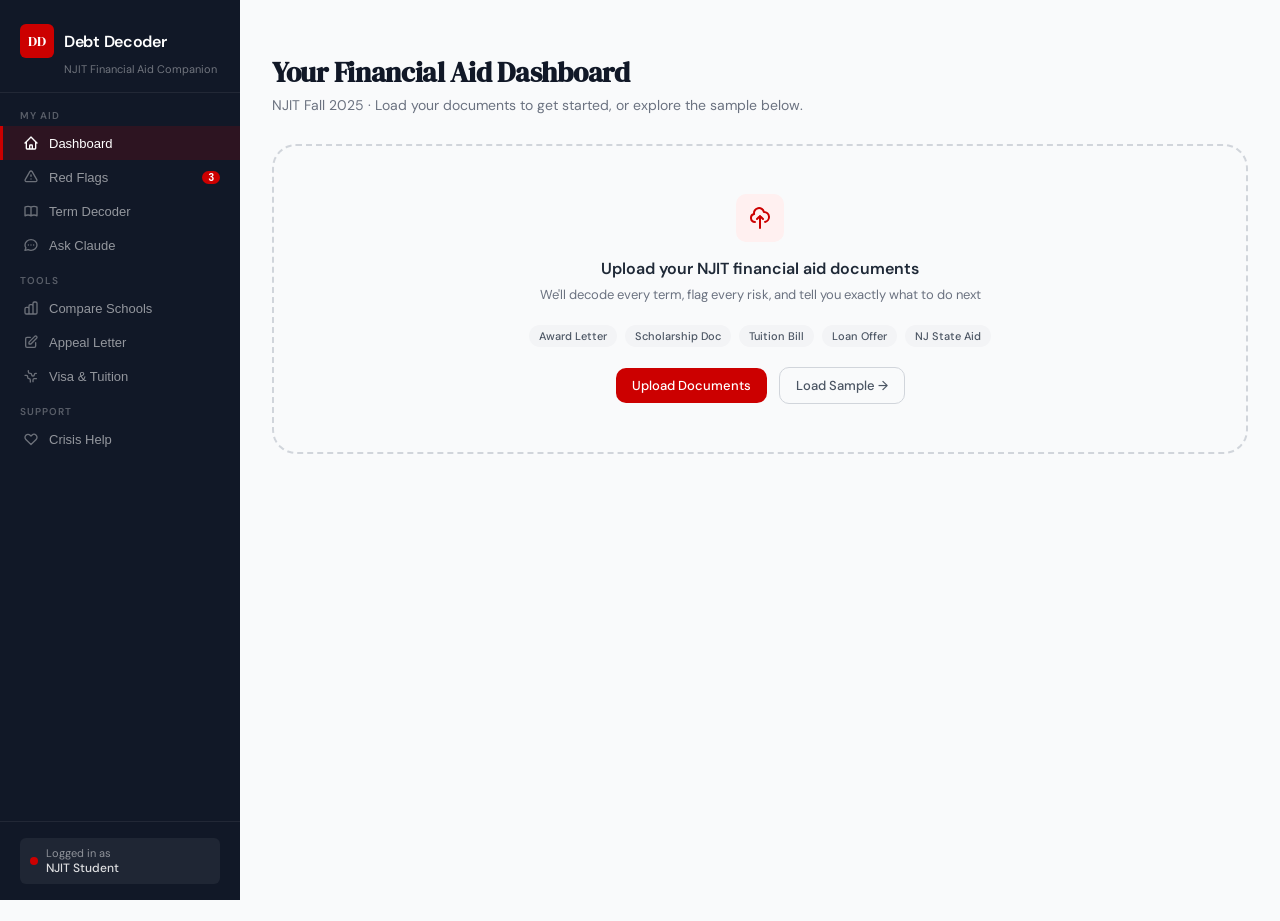
<file: index.html>
﻿ï»¿<!DOCTYPE html>
<html lang="en">
<head>
<meta charset="UTF-8">
<meta name="viewport" content="width=device-width, initial-scale=1.0">
<title>Debt Decoder — NJIT Financial Aid Companion</title>
<link href="https://fonts.googleapis.com/css2?family=DM+Serif+Display:ital@0;1&family=DM+Sans:opsz,wght@9..40,300;9..40,400;9..40,500;9..40,600&display=swap" rel="stylesheet">
<link rel="stylesheet" href="css/styles.css">
</head>
<body>

<div class="layout">

  <!-- SIDEBAR -->
  <aside class="sidebar">
    <div class="sidebar-logo">
      <div class="logo-mark">
        <div class="logo-icon">DD</div>
        <div class="logo-text">Debt Decoder</div>
      </div>
      <div class="logo-sub">NJIT Financial Aid Companion</div>
    </div>

    <div class="nav-section">
      <div class="nav-label">My Aid</div>
      <button class="nav-item active" onclick="showPage('dashboard', this)">
        <svg class="nav-icon" fill="none" stroke="currentColor" viewBox="0 0 24 24"><path stroke-linecap="round" stroke-linejoin="round" stroke-width="2" d="M3 12l2-2m0 0l7-7 7 7M5 10v10a1 1 0 001 1h3m10-11l2 2m-2-2v10a1 1 0 01-1 1h-3m-6 0a1 1 0 001-1v-4a1 1 0 011-1h2a1 1 0 011 1v4a1 1 0 001 1m-6 0h6"/></svg>
        Dashboard
      </button>
      <button class="nav-item" onclick="showPage('redflags', this)">
        <svg class="nav-icon" fill="none" stroke="currentColor" viewBox="0 0 24 24"><path stroke-linecap="round" stroke-linejoin="round" stroke-width="2" d="M12 9v2m0 4h.01m-6.938 4h13.856c1.54 0 2.502-1.667 1.732-3L13.732 4c-.77-1.333-2.694-1.333-3.464 0L3.34 16c-.77 1.333.192 3 1.732 3z"/></svg>
        Red Flags
        <span class="nav-badge">3</span>
      </button>
      <button class="nav-item" onclick="showPage('terms', this)">
        <svg class="nav-icon" fill="none" stroke="currentColor" viewBox="0 0 24 24"><path stroke-linecap="round" stroke-linejoin="round" stroke-width="2" d="M12 6.253v13m0-13C10.832 5.477 9.246 5 7.5 5S4.168 5.477 3 6.253v13C4.168 18.477 5.754 18 7.5 18s3.332.477 4.5 1.253m0-13C13.168 5.477 14.754 5 16.5 5c1.747 0 3.332.477 4.5 1.253v13C19.832 18.477 18.247 18 16.5 18c-1.746 0-3.332.477-4.5 1.253"/></svg>
        Term Decoder
      </button>
      <button class="nav-item" onclick="showPage('chat', this)">
        <svg class="nav-icon" fill="none" stroke="currentColor" viewBox="0 0 24 24"><path stroke-linecap="round" stroke-linejoin="round" stroke-width="2" d="M8 12h.01M12 12h.01M16 12h.01M21 12c0 4.418-4.03 8-9 8a9.863 9.863 0 01-4.255-.949L3 20l1.395-3.72C3.512 15.042 3 13.574 3 12c0-4.418 4.03-8 9-8s9 3.582 9 8z"/></svg>
        Ask Claude
      </button>

      <div class="nav-label">Tools</div>
      <button class="nav-item" onclick="showPage('compare', this)">
        <svg class="nav-icon" fill="none" stroke="currentColor" viewBox="0 0 24 24"><path stroke-linecap="round" stroke-linejoin="round" stroke-width="2" d="M9 19v-6a2 2 0 00-2-2H5a2 2 0 00-2 2v6a2 2 0 002 2h2a2 2 0 002-2zm0 0V9a2 2 0 012-2h2a2 2 0 012 2v10m-6 0a2 2 0 002 2h2a2 2 0 002-2m0 0V5a2 2 0 012-2h2a2 2 0 012 2v14a2 2 0 01-2 2h-2a2 2 0 01-2-2z"/></svg>
        Compare Schools
      </button>
      <button class="nav-item" onclick="showPage('appeal', this)">
        <svg class="nav-icon" fill="none" stroke="currentColor" viewBox="0 0 24 24"><path stroke-linecap="round" stroke-linejoin="round" stroke-width="2" d="M11 5H6a2 2 0 00-2 2v11a2 2 0 002 2h11a2 2 0 002-2v-5m-1.414-9.414a2 2 0 112.828 2.828L11.828 15H9v-2.828l8.586-8.586z"/></svg>
        Appeal Letter
      </button>
      <button class="nav-item" onclick="showPage('visa', this)">
        <svg class="nav-icon" fill="none" stroke="currentColor" viewBox="0 0 24 24"><path stroke-linecap="round" stroke-linejoin="round" stroke-width="2" d="M3.055 11H5a2 2 0 012 2v1a2 2 0 002 2 2 2 0 012 2v2.945M8 3.935V5.5A2.5 2.5 0 0010.5 8h.5a2 2 0 012 2 2 2 0 104 0 2 2 0 012-2h1.064M15 20.488V18a2 2 0 012-2h3.064"/></svg>
        Visa & Tuition
      </button>

      <div class="nav-label">Support</div>
      <button class="nav-item" onclick="showPage('emergency', this)">
        <svg class="nav-icon" fill="none" stroke="currentColor" viewBox="0 0 24 24"><path stroke-linecap="round" stroke-linejoin="round" stroke-width="2" d="M4.318 6.318a4.5 4.5 0 000 6.364L12 20.364l7.682-7.682a4.5 4.5 0 00-6.364-6.364L12 7.636l-1.318-1.318a4.5 4.5 0 00-6.364 0z"/></svg>
        Crisis Help
      </button>
    </div>

    <div class="sidebar-footer">
      <div class="njit-badge">
        <div class="njit-dot"></div>
        <div>
          <div class="njit-label">Logged in as</div>
          <div class="njit-name">NJIT Student</div>
        </div>
      </div>
    </div>
  </aside>

  <!-- MAIN -->
  <main class="main">

    <!-- DASHBOARD -->
    <div class="page active" id="page-dashboard">
      <div class="page-header">
        <h1 class="page-title">Your Financial Aid Dashboard</h1>
        <p class="page-sub">NJIT Fall 2025 · Load your documents to get started, or explore the sample below.</p>
      </div>

      <div id="upload-section">
        <div class="upload-zone" onclick="loadDemo()">
          <div class="upload-icon">
            <svg width="24" height="24" fill="none" stroke="#CC0000" viewBox="0 0 24 24"><path stroke-linecap="round" stroke-linejoin="round" stroke-width="2" d="M7 16a4 4 0 01-.88-7.903A5 5 0 1115.9 6L16 6a5 5 0 011 9.9M15 13l-3-3m0 0l-3 3m3-3v12"/></svg>
          </div>
          <div class="upload-title">Upload your NJIT financial aid documents</div>
          <div class="upload-sub">We'll decode every term, flag every risk, and tell you exactly what to do next</div>
          <div class="upload-types">
            <span class="upload-type">Award Letter</span>
            <span class="upload-type">Scholarship Doc</span>
            <span class="upload-type">Tuition Bill</span>
            <span class="upload-type">Loan Offer</span>
            <span class="upload-type">NJ State Aid</span>
          </div>
          <button class="btn btn-primary" style="margin-right:8px">Upload Documents</button>
          <button class="btn btn-secondary" onclick="event.stopPropagation();loadDemo()">Load Sample →</button>
        </div>
      </div>

      <div id="demo-section" style="display:none">
        <div class="metrics">
          <div class="metric">
            <div class="metric-label">Total Cost of Attendance</div>
            <div class="metric-value">$34,200</div>
            <div class="metric-note">Per academic year</div>
          </div>
          <div class="metric">
            <div class="metric-label">Free Aid (grants + scholarships)</div>
            <div class="metric-value green">$18,500</div>
            <div class="metric-note">Never needs to be repaid</div>
          </div>
          <div class="metric">
            <div class="metric-label">Your Remaining Cost</div>
            <div class="metric-value red">$15,700</div>
            <div class="metric-note">Loans + out-of-pocket</div>
          </div>
        </div>

        <div class="score-card">
          <div class="score-ring-wrap">
            <svg width="90" height="90" viewBox="0 0 90 90">
              <circle cx="45" cy="45" r="36" fill="none" stroke="#E5E7EB" stroke-width="9"/>
              <circle cx="45" cy="45" r="36" fill="none" stroke="#D97706" stroke-width="9"
                stroke-dasharray="142.2" stroke-dashoffset="52.6" stroke-linecap="round"/>
            </svg>
            <div class="score-number">63</div>
          </div>
          <div>
            <div class="score-info-title">Package Health Score</div>
            <div class="score-info-val">63 / 100 — Caution</div>
            <div class="score-info-desc">Your free aid is strong. Your private loan carries serious risks — variable interest rate, no grace period, and interest capitalizing right now. <span style="color:var(--red);cursor:pointer;font-weight:500" onclick="showPage('redflags', document.querySelector('[onclick*=redflags]'))">View all red flags →</span></div>
          </div>
        </div>

        <div class="section-label">Your Documents Decoded</div>

        <div class="card">
          <div class="card-header-row">
            <div>
              <div class="card-title">Highlander Merit Scholarship — $12,000/yr</div>
              <div class="card-sub">NJIT Presidential Award</div>
            </div>
            <span class="badge badge-amber">Conditional</span>
          </div>
          <div class="data-row"><span class="dr-label">Annual amount</span><span class="dr-val green">$12,000</span></div>
          <div class="data-row"><span class="dr-label">Renewable?</span><span class="dr-val">Yes — up to 4 years</span></div>
          <div class="data-row"><span class="dr-label">Minimum GPA required</span><span class="dr-val red">3.5 each semester</span></div>
          <div class="data-row"><span class="dr-label">Minimum credits required</span><span class="dr-val red">15 credits/semester</span></div>
          <div class="data-row"><span class="dr-label">Major restriction</span><span class="dr-val amber">STEM majors only</span></div>
          <div class="data-row"><span class="dr-label">Stacks with federal aid?</span><span class="dr-val green">Yes — no penalty</span></div>
        </div>

        <div class="card">
          <div class="card-header-row">
            <div>
              <div class="card-title">NJ TAG Grant — $3,500/yr</div>
              <div class="card-sub">Tuition Aid Grant — New Jersey</div>
            </div>
            <span class="badge badge-green">Free Money</span>
          </div>
          <div class="data-row"><span class="dr-label">Type</span><span class="dr-val green">Grant — never repay</span></div>
          <div class="data-row"><span class="dr-label">NJ residency required</span><span class="dr-val">Yes</span></div>
          <div class="data-row"><span class="dr-label">Annual income limit</span><span class="dr-val">Under $250,000/yr</span></div>
          <div class="data-row"><span class="dr-label">Renewal</span><span class="dr-val amber">Must reapply via FAFSA each year</span></div>
        </div>

        <div class="card">
          <div class="card-header-row">
            <div>
              <div class="card-title">Federal Subsidized Loan — $3,500</div>
              <div class="card-sub">Direct Subsidized Stafford Loan</div>
            </div>
            <span class="badge badge-blue">Best Type</span>
          </div>
          <div class="data-row"><span class="dr-label">Interest rate</span><span class="dr-val green">5.50% fixed</span></div>
          <div class="data-row"><span class="dr-label">Interest during school</span><span class="dr-val green">No — govt pays it</span></div>
          <div class="data-row"><span class="dr-label">Grace period after graduation</span><span class="dr-val">6 months</span></div>
          <div class="data-row"><span class="dr-label">Monthly payment (10-yr plan)</span><span class="dr-val">~$38/month</span></div>
        </div>

        <div class="card">
          <div class="card-header-row">
            <div>
              <div class="card-title">Private Loan — $8,000</div>
              <div class="card-sub">Sallie Mae Smart Option Loan</div>
            </div>
            <span class="badge badge-red">Watch Out</span>
          </div>
          <div class="data-row"><span class="dr-label">Interest rate</span><span class="dr-val red">6.99–14.5% variable</span></div>
          <div class="data-row"><span class="dr-label">Interest during school</span><span class="dr-val red">Accruing right now</span></div>
          <div class="data-row"><span class="dr-label">Grace period</span><span class="dr-val red">None — payments start immediately</span></div>
          <div class="data-row"><span class="dr-label">Capitalization at graduation</span><span class="dr-val red">~$2,800 added to balance</span></div>
          <div class="data-row"><span class="dr-label">Monthly payment range (10-yr)</span><span class="dr-val red">$93 — $150/month</span></div>
        </div>

        <div class="section-label">Immediate Action Items</div>
        <div class="card">
          <div class="action-item"><div class="action-num">1</div><div class="action-text">Set a GPA reminder every semester — dropping below 3.5 costs you $12,000 instantly.</div></div>
          <div class="action-item"><div class="action-num">2</div><div class="action-text">Try to reduce the private loan amount. Borrow only what you absolutely need — every dollar accrues interest today.</div></div>
          <div class="action-item"><div class="action-num">3</div><div class="action-text">Check if you qualify for EOF. First-gen NJ students may have additional grant money available at eof@njit.edu.</div></div>
          <div class="action-item"><div class="action-num">4</div><div class="action-text">Enroll in auto-debit for federal loans to lock in the 0.25% rate discount before your first payment.</div></div>
        </div>
      </div>
    </div>

    <!-- RED FLAGS -->
    <div class="page" id="page-redflags">
      <div class="page-header">
        <h1 class="page-title">Red Flag Scanner</h1>
        <p class="page-sub">Hidden risks in your documents — explained in plain language with real dollar impact.</p>
      </div>
      <div class="score-card">
        <div class="score-ring-wrap">
          <svg width="90" height="90" viewBox="0 0 90 90">
            <circle cx="45" cy="45" r="36" fill="none" stroke="#E5E7EB" stroke-width="9"/>
            <circle cx="45" cy="45" r="36" fill="none" stroke="#D97706" stroke-width="9"
              stroke-dasharray="142.2" stroke-dashoffset="52.6" stroke-linecap="round"/>
          </svg>
          <div class="score-number">63</div>
        </div>
        <div>
          <div class="score-info-title">Package Health Score</div>
          <div class="score-info-val">3 red · 2 amber · 2 green</div>
          <div class="score-info-desc">Address red flags first. Each one costs real money if ignored.</div>
        </div>
      </div>

      <div class="section-label">Critical — address immediately</div>
      <div class="flag red"><div class="flag-dot"></div><div><div class="flag-title">Variable interest rate on private loan</div><div class="flag-body">Your rate ranges 6.99–14.5%. At the maximum, monthly payments jump from $93 to $150 — an extra $684/year on the same loan. Always model the worst case, not the starting rate.</div></div></div>
      <div class="flag red"><div class="flag-dot"></div><div><div class="flag-title">No grace period — payments start at graduation</div><div class="flag-body">Federal loans give 6 months. Your Sallie Mae loan does not. You need income lined up before your last semester ends or you'll immediately be at risk of default.</div></div></div>
      <div class="flag red"><div class="flag-dot"></div><div><div class="flag-title">Interest capitalizing right now — ~$2,800 at graduation</div><div class="flag-body">Your private loan accrues interest daily. In 4 years, ~$2,800 in unpaid interest gets added to your principal at repayment start. You'll pay interest on $10,800 instead of $8,000 — costing roughly $800 extra over 10 years.</div></div></div>

      <div class="section-label">Warnings — monitor closely</div>
      <div class="flag amber"><div class="flag-dot"></div><div><div class="flag-title">Scholarship GPA floor — 3.5 minimum, no exceptions noted</div><div class="flag-body">Dropping to 3.4 at the end of any semester means losing $12,000 for that year. NJIT engineering and CS courses commonly cause freshman GPA dips. Know the appeal process before you need it.</div></div></div>
      <div class="flag amber"><div class="flag-dot"></div><div><div class="flag-title">15 credits/semester required — above standard load</div><div class="flag-body">Most students take 12–15. If you need to drop a class for any reason — illness, hardship, work — you risk losing the scholarship. Ask the financial aid office if a hardship waiver exists.</div></div></div>

      <div class="section-label">You're in good shape here</div>
      <div class="flag green"><div class="flag-dot"></div><div><div class="flag-title">Federal subsidized loan is the best type available</div><div class="flag-body">Fixed rate, government pays interest while you're in school, and you have access to income-driven repayment and forgiveness programs if needed after graduation.</div></div></div>
      <div class="flag green"><div class="flag-dot"></div><div><div class="flag-title">Scholarship stacks with federal aid — no clawback</div><div class="flag-body">Some scholarships reduce federal aid eligibility dollar-for-dollar. Yours doesn't. You receive both the $12k scholarship and your federal aid without any reduction.</div></div></div>
    </div>

    <!-- TERM DECODER -->
    <div class="page" id="page-terms">
      <div class="page-header">
        <h1 class="page-title">Term Decoder</h1>
        <p class="page-sub">Every financial term you'll encounter — explained in plain English, with context for your specific documents.</p>
      </div>
      <div class="terms-grid">
        <div class="term-card" onclick="toggleTerm(this)">
          <div class="term-header"><div><div class="term-name">Capitalization</div><div class="term-preview">When unpaid interest becomes principal</div></div><div class="term-arrow">▼</div></div>
          <div class="term-def">When you don't pay interest while in school, it accumulates silently. At graduation or repayment start, all that unpaid interest gets added to your original loan balance — and you now pay interest on that larger number. On your $8k private loan over 4 years, this adds ~$2,800 you'll pay interest on for 10 years.</div>
        </div>
        <div class="term-card" onclick="toggleTerm(this)">
          <div class="term-header"><div><div class="term-name">Forbearance</div><div class="term-preview">Pausing payments — but interest keeps running</div></div><div class="term-arrow">▼</div></div>
          <div class="term-def">A temporary pause on loan payments, usually for financial hardship. Sounds helpful — but interest keeps accruing the entire time. When forbearance ends, all that interest capitalizes onto your principal. Use it only as an absolute last resort and understand the cost before requesting it.</div>
        </div>
        <div class="term-card" onclick="toggleTerm(this)">
          <div class="term-header"><div><div class="term-name">Variable rate</div><div class="term-preview">An interest rate tied to market conditions</div></div><div class="term-arrow">▼</div></div>
          <div class="term-def">An interest rate that rises and falls with a market index (usually SOFR). Your Sallie Mae loan at "6.99–14.5% variable" could more than double if rates spike. Always calculate your payment at the ceiling rate, not the floor. This is one of the biggest risks in your current package.</div>
        </div>
        <div class="term-card" onclick="toggleTerm(this)">
          <div class="term-header"><div><div class="term-name">Fixed rate</div><div class="term-preview">Locked in forever — no surprises</div></div><div class="term-arrow">▼</div></div>
          <div class="term-def">An interest rate set at origination that never changes regardless of market conditions. Your federal loans are fixed at 5.50%. This is almost always better for student borrowers because you can plan exactly what you'll owe every month for the entire life of the loan.</div>
        </div>
        <div class="term-card" onclick="toggleTerm(this)">
          <div class="term-header"><div><div class="term-name">Grace period</div><div class="term-preview">Time before your first payment is due</div></div><div class="term-arrow">▼</div></div>
          <div class="term-def">The window between leaving school and your first required loan payment. Federal loans give you 6 months. Your private Sallie Mae loan has zero grace period — payments begin immediately after you graduate or drop below half-time. Plan your job search accordingly.</div>
        </div>
        <div class="term-card" onclick="toggleTerm(this)">
          <div class="term-header"><div><div class="term-name">Origination fee</div><div class="term-preview">A fee taken before you see the money</div></div><div class="term-arrow">▼</div></div>
          <div class="term-def">A fee deducted from your loan before it hits your account. A $10,000 loan with a 1.057% origination fee deposits $9,894 — but you owe $10,000 plus interest. Federal loans charge ~1.057%. Private loans vary. You're borrowing more than you receive.</div>
        </div>
        <div class="term-card" onclick="toggleTerm(this)">
          <div class="term-header"><div><div class="term-name">SAP</div><div class="term-preview">Satisfactory Academic Progress — the rule most students don't know</div></div><div class="term-arrow">▼</div></div>
          <div class="term-def">Federal law requires you to maintain a minimum GPA AND complete a minimum percentage of attempted credits to continue receiving aid. At NJIT, failing or withdrawing from too many classes triggers a SAP flag. Your entire financial aid package can be suspended — not just one piece — with minimal warning.</div>
        </div>
        <div class="term-card" onclick="toggleTerm(this)">
          <div class="term-header"><div><div class="term-name">Disbursement</div><div class="term-preview">When your aid money is actually released</div></div><div class="term-arrow">▼</div></div>
          <div class="term-def">The date NJIT releases financial aid funds to your student account. Happens at the start of each semester. If your aid exceeds tuition, you receive a refund — but loan portions of that refund must be repaid with interest. Don't spend the refund without knowing where it came from.</div>
        </div>
        <div class="term-card" onclick="toggleTerm(this)">
          <div class="term-header"><div><div class="term-name">Subsidized loan</div><div class="term-preview">The government pays your interest while in school</div></div><div class="term-arrow">▼</div></div>
          <div class="term-def">A federal loan where the government covers the interest that accrues while you're enrolled at least half-time and during grace periods. This is significantly better than unsubsidized or private loans. Your $3,500 federal loan is subsidized — no interest builds up until 6 months after you leave school.</div>
        </div>
        <div class="term-card" onclick="toggleTerm(this)">
          <div class="term-header"><div><div class="term-name">EOF Grant</div><div class="term-preview">NJ's grant for first-gen students — often missed</div></div><div class="term-arrow">▼</div></div>
          <div class="term-def">The Educational Opportunity Fund is a New Jersey state grant for first-generation, low-income students. It can provide $2,000–$5,000/year on top of TAG. NJIT has a strong EOF program. If you're a first-gen NJ student, email eof@njit.edu to check eligibility — many students leave this money unclaimed.</div>
        </div>
        <div class="term-card" onclick="toggleTerm(this)">
          <div class="term-header"><div><div class="term-name">TAG Grant</div><div class="term-preview">New Jersey's main state grant</div></div><div class="term-arrow">▼</div></div>
          <div class="term-def">The Tuition Aid Grant is New Jersey's primary state grant for residents attending NJ schools. It doesn't need to be repaid. You must reapply every year via FAFSA. It's already in your package at $3,500 — but it can disappear if you miss the annual renewal deadline or move out of NJ.</div>
        </div>
        <div class="term-card" onclick="toggleTerm(this)">
          <div class="term-header"><div><div class="term-name">Auto-debit discount</div><div class="term-preview">Rate reduction that can vanish permanently</div></div><div class="term-arrow">▼</div></div>
          <div class="term-def">Many lenders offer 0.25% interest rate reduction for enrolling in automatic payments. Sounds small but saves ~$150 over a loan's life. The catch: if a payment fails even once, many lenders permanently remove the discount with no reinstatement option. Use a dedicated account with always sufficient funds.</div>
        </div>
      </div>
    </div>

    <!-- CHAT -->
    <div class="page" id="page-chat">
      <div class="page-header">
        <h1 class="page-title">Ask Claude</h1>
        <p class="page-sub">Your AI financial advisor — with full context of your NJIT documents. Ask anything.</p>
      </div>
      <div class="chat-container">
        <div class="chat-header">
          <div class="chat-avatar">AI</div>
          <div>
            <div class="chat-name">Debt Decoder AI</div>
            <div class="chat-status"><div class="status-dot"></div>Online — documents loaded</div>
          </div>
        </div>
        <div class="chat-messages" id="chat-log">
          <div class="msg bot">Hi! I've reviewed your NJIT financial aid documents. I can see your Highlander Scholarship, TAG Grant, federal subsidized loan, and your private Sallie Mae loan. Ask me anything — about the terms, the risks, what happens in specific situations, or what you should do next.</div>
        </div>
        <div class="chat-suggestions">
          <span class="sug-chip" onclick="askSug(this)">What if my GPA drops below 3.5?</span>
          <span class="sug-chip" onclick="askSug(this)">What does capitalization mean for me?</span>
          <span class="sug-chip" onclick="askSug(this)">What happens if I do a co-op semester?</span>
          <span class="sug-chip" onclick="askSug(this)">Am I missing any NJ state aid?</span>
          <span class="sug-chip" onclick="askSug(this)">Can I appeal if I lose my scholarship?</span>
          <span class="sug-chip" onclick="askSug(this)">Should I pay interest now while in school?</span>
        </div>
        <div class="chat-input-area">
          <input class="chat-input" id="chat-input" type="text" placeholder="Ask about your documents, your loans, your rights..." onkeydown="if(event.key==='Enter')sendMsg()">
          <button class="chat-send" onclick="sendMsg()">Send</button>
        </div>
      </div>
    </div>

    <!-- COMPARE -->
    <div class="page" id="page-compare">
      <div class="page-header">
        <h1 class="page-title">Compare Schools</h1>
        <p class="page-sub">True 4-year cost comparison — not sticker price, not year-one estimates. What you'll actually owe.</p>
      </div>
      <div class="school-grid">
        <div class="school-card winner">
          <div class="school-winner-badge">Best value for your profile</div>
          <div class="school-name">NJIT</div>
          <div class="school-type">Public university — in-state NJ</div>
          <div class="school-cost green">$15,700<span style="font-size:16px;color:var(--gray-400)">/yr</span></div>
          <div class="school-cost-label">True net cost after all aid</div>
          <div class="data-row"><span class="dr-label" style="font-size:12px">Grant aid</span><span class="dr-val green" style="font-size:12px">$6,500</span></div>
          <div class="data-row"><span class="dr-label" style="font-size:12px">Scholarship</span><span class="dr-val" style="font-size:12px">$12,000 renewable</span></div>
          <div class="data-row"><span class="dr-label" style="font-size:12px">4-yr debt estimate</span><span class="dr-val green" style="font-size:12px">~$46,000</span></div>
          <div class="data-row"><span class="dr-label" style="font-size:12px">Scholarship risk</span><span class="dr-val amber" style="font-size:12px">GPA 3.5 required</span></div>
        </div>
        <div class="school-card">
          <div style="height:22px"></div>
          <div class="school-name">Stevens Tech</div>
          <div class="school-type">Private university — NJ</div>
          <div class="school-cost red">$28,400<span style="font-size:16px;color:var(--gray-400)">/yr</span></div>
          <div class="school-cost-label">True net cost after all aid</div>
          <div class="data-row"><span class="dr-label" style="font-size:12px">Grant aid</span><span class="dr-val" style="font-size:12px">$10,000</span></div>
          <div class="data-row"><span class="dr-label" style="font-size:12px">Scholarship</span><span class="dr-val red" style="font-size:12px">$8,000 year 1 only</span></div>
          <div class="data-row"><span class="dr-label" style="font-size:12px">4-yr debt estimate</span><span class="dr-val red" style="font-size:12px">~$103,000</span></div>
          <div class="data-row"><span class="dr-label" style="font-size:12px">Scholarship risk</span><span class="dr-val red" style="font-size:12px">One-time — gone year 2</span></div>
        </div>
      </div>
      <div class="flag amber">
        <div class="flag-dot"></div>
        <div>
          <div class="flag-title">Stevens' scholarship disappears year 2</div>
          <div class="flag-body">Their $8,000 award is one-time only. Starting year 2, your Stevens cost jumps to $36,400/yr. Over 4 years, you'd graduate with $57,000 more in debt than at NJIT. On a $85k CS starting salary, that's ~$600/month more in loan payments for 10 years.</div>
        </div>
      </div>
      <div class="flag blue">
        <div class="flag-dot"></div>
        <div>
          <div class="flag-title">Profile used for this comparison</div>
          <div class="flag-body">Computer Science major · Expected starting salary ~$85k (NJ) · Interested in public or private sector work · NJ resident</div>
        </div>
      </div>
      <button class="btn btn-primary" onclick="showPage('appeal', document.querySelector('[onclick*=appeal]'))">Generate appeal letter to Stevens →</button>
    </div>

    <!-- APPEAL LETTER -->
    <div class="page" id="page-appeal">
      <div class="page-header">
        <h1 class="page-title">Appeal Letter Generator</h1>
        <p class="page-sub">Turn your better offer into leverage. This is what students with financially savvy parents already know to do.</p>
      </div>
      <div class="flag blue" style="margin-bottom:1.25rem">
        <div class="flag-dot"></div>
        <div>
          <div class="flag-title">You can negotiate financial aid — most students don't know this</div>
          <div class="flag-body">Financial aid offers are not final. If you have a competing offer from another school, you can formally ask the school with the weaker package to match or improve it. Schools do this regularly. The letter below is ready to send.</div>
        </div>
      </div>
      <div class="card" style="margin-bottom:1rem">
        <div class="card-title">Your leverage: NJIT vs Stevens</div>
        <div class="data-row"><span class="dr-label">Your NJIT net cost</span><span class="dr-val green">$15,700/yr</span></div>
        <div class="data-row"><span class="dr-label">Stevens net cost</span><span class="dr-val red">$28,400/yr</span></div>
        <div class="data-row"><span class="dr-label">Annual gap</span><span class="dr-val red">$12,700</span></div>
        <div class="data-row"><span class="dr-label">4-year debt gap</span><span class="dr-val red">~$57,000</span></div>
      </div>
      <div class="section-label">Generated appeal letter — ready to send</div>
      <div class="letter-preview">Dear Stevens Institute of Technology Office of Financial Aid,

I am writing to respectfully request a reconsideration of my financial aid award for the upcoming academic year. I have been accepted to Stevens and am genuinely excited about the program and the opportunities it offers.

However, after carefully comparing my financial aid options, I have received a significantly more competitive offer from another institution that I must consider seriously.

New Jersey Institute of Technology has offered me the following:
  — Highlander Merit Scholarship: $12,000/year (renewable for 4 years)
  — NJ TAG Grant: $3,500/year
  — Federal Subsidized Loan: $3,500
  — Total annual net cost: $15,700

My current Stevens award, while generous in the first year, includes a one-time scholarship that does not renew, resulting in a net cost difference of approximately $12,700 per year beginning in year two — and a projected 4-year debt difference of $57,000.

I am deeply interested in attending Stevens and believe strongly in the value of the education and community here. I would sincerely prefer to attend if the financial gap can be narrowed. I would be grateful for any additional merit aid, renewable grant support, or institutional funding you are able to offer.

I am happy to provide copies of my competing offer letter or any additional documentation that would be helpful in reviewing my case. I look forward to your response and appreciate your time and consideration.

Sincerely,
[Your Full Name]
[NJIT Applicant ID / Stevens Application ID]
[Email Address] | [Phone Number]
[Date]</div>
      <div style="display:flex;gap:8px">
        <button class="btn btn-primary">Copy Letter</button>
        <button class="btn btn-secondary">Download as PDF</button>
        <button class="btn btn-ghost" onclick="showPage('chat', document.querySelector('[onclick*=chat]'))">Ask Claude how to follow up →</button>
      </div>
    </div>

    <!-- VISA -->
    <div class="page" id="page-visa">
      <div class="page-header">
        <h1 class="page-title">Visa & Tuition Classification</h1>
        <p class="page-sub">For international students navigating visa transitions at NJIT — the $16,000/year question.</p>
      </div>
      <div class="flag red" style="margin-bottom:1.25rem">
        <div class="flag-dot"></div>
        <div>
          <div class="flag-title">In-state vs. international tuition — $16,000/year difference at NJIT</div>
          <div class="flag-body">If your visa status changes (e.g., H-1B dependent to F-1, or transitioning from dependent to independent status), you may be reclassified as international — unless you proactively submit documentation proving NJ domicile. Many students lose in-state status simply because they didn't know to file.</div>
        </div>
      </div>
      <div class="flag blue" style="margin-bottom:1.25rem">
        <div class="flag-dot"></div>
        <div>
          <div class="flag-title">F-1 students: you may still qualify for in-state rates</div>
          <div class="flag-body">F-1 visa status alone doesn't automatically disqualify you from in-state tuition in NJ. If you or your parents have established NJ domicile (not just residence), you may file for in-state classification. This is worth fighting for — it's $64,000 over 4 years.</div>
        </div>
      </div>
      <div class="section-label">Document checklist — maintaining in-state status</div>
      <div class="card">
        <div class="step-list">
          <div class="step-item">
            <div class="step-num">1</div>
            <div>
              <div class="step-title">Proof of NJ domicile</div>
              <div class="step-body">NJ driver's license or state ID, lease or mortgage in your name (or parent's name if dependent), and proof the address has been your primary home — not just a mailing address.</div>
            </div>
          </div>
          <div class="step-item">
            <div class="step-num">2</div>
            <div>
              <div class="step-title">12-month continuous NJ residency evidence</div>
              <div class="step-body">Utility bills, bank statements, or employer letters showing a consistent NJ address for 12+ consecutive months before the semester you're applying for.</div>
            </div>
          </div>
          <div class="step-item">
            <div class="step-num">3</div>
            <div>
              <div class="step-title">Intent to remain in NJ documentation</div>
              <div class="step-body">NJ voter registration card, NJ state tax returns (Form NJ-1040), or a signed domicile declaration form — available from NJIT's Registrar's Office on request.</div>
            </div>
          </div>
          <div class="step-item">
            <div class="step-num">4</div>
            <div>
              <div class="step-title">Complete visa status documentation</div>
              <div class="step-body">Copy of current I-20, I-94 arrival/departure record, all USCIS approval notices for current and previous visa statuses, and passport biographic page.</div>
            </div>
          </div>
          <div class="step-item">
            <div class="step-num">5</div>
            <div>
              <div class="step-title">Submit to NJIT Registrar — before semester billing deadline</div>
              <div class="step-body">Late submissions are almost never accepted. Email registrar@njit.edu with subject line: "In-State Tuition Classification Appeal — [Your Name] — [NJIT ID]". Include all documents as attachments. Follow up within 5 business days if no confirmation.</div>
            </div>
          </div>
        </div>
      </div>
      <div class="flag amber">
        <div class="flag-dot"></div>
        <div>
          <div class="flag-title">International students: also check health insurance waiver deadline</div>
          <div class="flag-body">NJIT auto-enrolls international students in university health insurance (~$2,500/yr). If you have comparable coverage, you can waive it — but the window is only 2 weeks at the start of each semester. Missing it locks you in for the full year.</div>
        </div>
      </div>
    </div>

    <!-- EMERGENCY -->
    <div class="page" id="page-emergency">
      <div class="page-header">
        <h1 class="page-title">Crisis Help</h1>
        <p class="page-sub">You are not alone. NJIT has real resources available right now.</p>
      </div>
      <div class="crisis-banner">
        <div class="crisis-banner-title">In financial crisis right now?</div>
        <div class="crisis-banner-sub">There are people at NJIT whose entire job is to help you through this. Use the resources below. None of them require you to have it figured out first — that's what they're for.</div>
      </div>
      <div class="section-label">NJIT Emergency Resources</div>
      <div class="card">
        <div class="resource-item">
          <div><div class="resource-name">NJIT Emergency Financial Aid Fund</div><div class="resource-desc">One-time grants for students facing sudden hardship — job loss, family emergency, medical crisis</div></div>
          <div class="resource-contact">financialaid@njit.edu</div>
        </div>
        <div class="resource-item">
          <div><div class="resource-name">Highlander Food Pantry</div><div class="resource-desc">Free groceries — no appointment, no questions, no judgment</div></div>
          <div class="resource-contact">Campus Center Rm 235</div>
        </div>
        <div class="resource-item">
          <div><div class="resource-name">Dean of Students Office</div><div class="resource-desc">Housing crisis, unexpected hardship, family emergency — they advocate for you</div></div>
          <div class="resource-contact">973-596-3466</div>
        </div>
        <div class="resource-item">
          <div><div class="resource-name">SAP Appeal — Lost Aid Due to Grades</div><div class="resource-desc">Most students don't know aid suspension is appealable. Document the hardship and file immediately.</div></div>
          <div class="resource-contact">financialaid@njit.edu</div>
        </div>
        <div class="resource-item">
          <div><div class="resource-name">EOF Emergency Support</div><div class="resource-desc">First-gen EOF students have additional emergency funding separate from general financial aid</div></div>
          <div class="resource-contact">eof@njit.edu</div>
        </div>
        <div class="resource-item">
          <div><div class="resource-name">NJIT Counseling Center</div><div class="resource-desc">Financial stress is real stress. Free confidential sessions for all NJIT students.</div></div>
          <div class="resource-contact">973-596-3414</div>
        </div>
      </div>

      <div class="section-label">Before you withdraw from a class — read this first</div>
      <div class="flag red">
        <div class="flag-dot"></div>
        <div>
          <div class="flag-title">Withdrawing triggers a chain reaction you can't undo</div>
          <div class="flag-body">Dropping below full-time enrollment can simultaneously affect your scholarship eligibility, your loan disbursement schedule, your health insurance status, your F-1 visa status (if international), and your SAP standing — all at once, often with no warning. Talk to financial aid before you withdraw, not after.</div>
        </div>
      </div>
      <div class="flag amber">
        <div class="flag-dot"></div>
        <div>
          <div class="flag-title">Refund check ≠ free money</div>
          <div class="flag-body">When your aid exceeds tuition, NJIT sends a refund. This feels like extra money — it is not. Most of it is loan money you will repay with interest. Budget it across the entire semester before spending any of it.</div>
        </div>
      </div>
    </div>

  </main>
</div>

<script src="js/app.js"></script>
</body>
</html>
</file>
<file: css/styles.css>
﻿:root {
    --red: #CC0000;
    --red-dark: #990000;
    --red-light: #FFF0F0;
    --red-mid: #FFD6D6;
    --amber: #D97706;
    --amber-light: #FFFBEB;
    --amber-mid: #FDE68A;
    --green: #059669;
    --green-light: #ECFDF5;
    --green-mid: #A7F3D0;
    --blue: #1D4ED8;
    --blue-light: #EFF6FF;
    --blue-mid: #BFDBFE;
    --gray-50: #F9FAFB;
    --gray-100: #F3F4F6;
    --gray-200: #E5E7EB;
    --gray-300: #D1D5DB;
    --gray-400: #9CA3AF;
    --gray-500: #6B7280;
    --gray-600: #4B5563;
    --gray-700: #374151;
    --gray-800: #1F2937;
    --gray-900: #111827;
    --font-display: 'DM Serif Display', serif;
    --font-body: 'DM Sans', sans-serif;
    --radius-sm: 6px;
    --radius-md: 10px;
    --radius-lg: 16px;
    --radius-xl: 24px;
    --shadow-sm: 0 1px 3px rgba(0,0,0,0.08), 0 1px 2px rgba(0,0,0,0.04);
    --shadow-md: 0 4px 12px rgba(0,0,0,0.08), 0 2px 4px rgba(0,0,0,0.04);
    --shadow-lg: 0 10px 30px rgba(0,0,0,0.1), 0 4px 8px rgba(0,0,0,0.04);
  }
  * { box-sizing: border-box; margin: 0; padding: 0; }
  body {
    font-family: var(--font-body);
    background: var(--gray-50);
    color: var(--gray-900);
    min-height: 100vh;
  }

  /* SIDEBAR LAYOUT */
  .layout { display: flex; min-height: 100vh; }
  .sidebar {
    width: 240px;
    background: var(--gray-900);
    padding: 0;
    display: flex;
    flex-direction: column;
    flex-shrink: 0;
    position: fixed;
    top: 0; left: 0; bottom: 0;
    z-index: 100;
  }
  .sidebar-logo {
    padding: 1.5rem 1.25rem 1rem;
    border-bottom: 1px solid rgba(255,255,255,0.07);
  }
  .logo-mark {
    display: flex; align-items: center; gap: 10px; margin-bottom: 4px;
  }
  .logo-icon {
    width: 34px; height: 34px; background: var(--red);
    border-radius: var(--radius-sm);
    display: flex; align-items: center; justify-content: center;
    font-family: var(--font-display); font-size: 14px; color: #fff;
    flex-shrink: 0;
  }
  .logo-text { font-size: 16px; font-weight: 600; color: #fff; letter-spacing: -0.3px; }
  .logo-sub { font-size: 11px; color: rgba(255,255,255,0.4); padding-left: 44px; }

  .nav-section { padding: 1rem 0; flex: 1; }
  .nav-label {
    font-size: 10px; font-weight: 600; color: rgba(255,255,255,0.3);
    text-transform: uppercase; letter-spacing: 1px;
    padding: 0 1.25rem; margin-bottom: 4px; margin-top: 12px;
  }
  .nav-label:first-child { margin-top: 0; }
  .nav-item {
    display: flex; align-items: center; gap: 10px;
    padding: 9px 1.25rem;
    font-size: 13px; font-weight: 400; color: rgba(255,255,255,0.55);
    cursor: pointer; border: none; background: none;
    width: 100%; text-align: left;
    transition: all 0.15s; border-left: 3px solid transparent;
  }
  .nav-item:hover { color: rgba(255,255,255,0.85); background: rgba(255,255,255,0.04); }
  .nav-item.active {
    color: #fff; background: rgba(204,0,0,0.15);
    border-left-color: var(--red); font-weight: 500;
  }
  .nav-item .nav-icon { width: 16px; height: 16px; opacity: 0.7; flex-shrink: 0; }
  .nav-item.active .nav-icon { opacity: 1; }
  .nav-badge {
    margin-left: auto; font-size: 10px; font-weight: 600;
    background: var(--red); color: #fff;
    padding: 1px 6px; border-radius: 20px;
  }
  .sidebar-footer {
    padding: 1rem 1.25rem;
    border-top: 1px solid rgba(255,255,255,0.07);
  }
  .njit-badge {
    display: flex; align-items: center; gap: 8px;
    background: rgba(255,255,255,0.06); border-radius: var(--radius-sm);
    padding: 8px 10px;
  }
  .njit-dot { width: 8px; height: 8px; border-radius: 50%; background: var(--red); }
  .njit-label { font-size: 11px; color: rgba(255,255,255,0.5); }
  .njit-name { font-size: 12px; font-weight: 500; color: rgba(255,255,255,0.85); }

  /* MAIN CONTENT */
  .main { margin-left: 240px; flex: 1; padding: 2rem; min-height: 100vh; }
  .page { display: none; }
  .page.active { display: block; }

  /* PAGE HEADER */
  .page-header { margin-bottom: 1.75rem; }
  .page-title {
    font-family: var(--font-display); font-size: 28px;
    color: var(--gray-900); margin-bottom: 4px; letter-spacing: -0.3px;
  }
  .page-sub { font-size: 14px; color: var(--gray-500); line-height: 1.5; }

  /* CARDS */
  .card {
    background: #fff; border-radius: var(--radius-lg);
    border: 1px solid var(--gray-200);
    box-shadow: var(--shadow-sm);
    padding: 1.25rem 1.5rem; margin-bottom: 1rem;
  }
  .card-title { font-size: 14px; font-weight: 600; color: var(--gray-800); margin-bottom: 10px; }
  .card-sub { font-size: 12px; color: var(--gray-500); margin-top: 2px; }

  /* METRICS ROW */
  .metrics { display: grid; grid-template-columns: repeat(3, 1fr); gap: 12px; margin-bottom: 1.25rem; }
  .metric {
    background: #fff; border-radius: var(--radius-lg);
    border: 1px solid var(--gray-200); padding: 1.25rem;
    box-shadow: var(--shadow-sm);
  }
  .metric-label { font-size: 11px; font-weight: 500; color: var(--gray-500); text-transform: uppercase; letter-spacing: 0.6px; margin-bottom: 6px; }
  .metric-value { font-size: 26px; font-weight: 600; font-family: var(--font-display); color: var(--gray-900); }
  .metric-value.red { color: var(--red); }
  .metric-value.green { color: var(--green); }
  .metric-value.amber { color: var(--amber); }
  .metric-note { font-size: 11px; color: var(--gray-400); margin-top: 4px; }

  /* DATA ROWS */
  .data-row {
    display: flex; justify-content: space-between; align-items: center;
    padding: 8px 0; border-bottom: 1px solid var(--gray-100); font-size: 13px;
  }
  .data-row:last-child { border-bottom: none; }
  .dr-label { color: var(--gray-500); }
  .dr-val { font-weight: 500; color: var(--gray-800); }
  .dr-val.red { color: var(--red); }
  .dr-val.green { color: var(--green); }
  .dr-val.amber { color: var(--amber); }

  /* BADGES */
  .badge {
    font-size: 10px; font-weight: 600; padding: 2px 8px;
    border-radius: 20px; text-transform: uppercase; letter-spacing: 0.4px;
  }
  .badge-red { background: var(--red-light); color: var(--red); }
  .badge-amber { background: var(--amber-light); color: var(--amber); }
  .badge-green { background: var(--green-light); color: var(--green); }
  .badge-blue { background: var(--blue-light); color: var(--blue); }

  /* FLAGS */
  .flag {
    display: flex; gap: 12px; padding: 12px 14px;
    border-radius: var(--radius-md); margin-bottom: 8px; border: 1px solid;
  }
  .flag-dot { width: 8px; height: 8px; border-radius: 50%; flex-shrink: 0; margin-top: 4px; }
  .flag.red { background: var(--red-light); border-color: var(--red-mid); }
  .flag.red .flag-dot { background: var(--red); }
  .flag.amber { background: var(--amber-light); border-color: var(--amber-mid); }
  .flag.amber .flag-dot { background: var(--amber); }
  .flag.green { background: var(--green-light); border-color: var(--green-mid); }
  .flag.green .flag-dot { background: var(--green); }
  .flag.blue { background: var(--blue-light); border-color: var(--blue-mid); }
  .flag.blue .flag-dot { background: var(--blue); }
  .flag-title { font-size: 13px; font-weight: 600; margin-bottom: 3px; }
  .flag.red .flag-title { color: #7F1D1D; }
  .flag.amber .flag-title { color: #78350F; }
  .flag.green .flag-title { color: #064E3B; }
  .flag.blue .flag-title { color: #1E3A8A; }
  .flag-body { font-size: 12px; line-height: 1.6; }
  .flag.red .flag-body { color: #991B1B; }
  .flag.amber .flag-body { color: #92400E; }
  .flag.green .flag-body { color: #065F46; }
  .flag.blue .flag-body { color: #1E40AF; }

  /* SCORE RING */
  .score-card {
    display: flex; align-items: center; gap: 1.5rem;
    background: #fff; border-radius: var(--radius-lg);
    border: 1px solid var(--gray-200); padding: 1.25rem 1.5rem;
    box-shadow: var(--shadow-sm); margin-bottom: 1.25rem;
  }
  .score-ring-wrap { position: relative; width: 90px; height: 90px; flex-shrink: 0; }
  .score-ring-wrap svg { transform: rotate(-90deg); }
  .score-number {
    position: absolute; top: 50%; left: 50%; transform: translate(-50%, -50%);
    font-family: var(--font-display); font-size: 24px; color: var(--amber);
  }
  .score-info-title { font-size: 11px; font-weight: 600; color: var(--gray-400); text-transform: uppercase; letter-spacing: 0.6px; margin-bottom: 4px; }
  .score-info-val { font-size: 20px; font-weight: 600; font-family: var(--font-display); color: var(--amber); margin-bottom: 4px; }
  .score-info-desc { font-size: 12px; color: var(--gray-500); line-height: 1.55; }

  /* BUTTONS */
  .btn {
    display: inline-flex; align-items: center; gap: 6px;
    padding: 9px 16px; border-radius: var(--radius-md);
    font-size: 13px; font-weight: 500; font-family: var(--font-body);
    cursor: pointer; border: none; transition: all 0.15s;
  }
  .btn-primary { background: var(--red); color: #fff; }
  .btn-primary:hover { background: var(--red-dark); }
  .btn-secondary {
    background: transparent; color: var(--gray-600);
    border: 1px solid var(--gray-300);
  }
  .btn-secondary:hover { background: var(--gray-50); }
  .btn-ghost { background: transparent; color: var(--gray-500); border: 1px solid var(--gray-200); }
  .btn-ghost:hover { background: var(--gray-50); }

  /* UPLOAD ZONE */
  .upload-zone {
    border: 2px dashed var(--gray-300); border-radius: var(--radius-xl);
    padding: 3rem 2rem; text-align: center; margin-bottom: 1.25rem;
    transition: border-color 0.15s;
  }
  .upload-zone:hover { border-color: var(--red); }
  .upload-icon {
    width: 48px; height: 48px; background: var(--red-light);
    border-radius: var(--radius-md); margin: 0 auto 1rem;
    display: flex; align-items: center; justify-content: center;
  }
  .upload-title { font-size: 16px; font-weight: 600; color: var(--gray-800); margin-bottom: 6px; }
  .upload-sub { font-size: 13px; color: var(--gray-500); margin-bottom: 1.25rem; line-height: 1.5; }
  .upload-types { display: flex; gap: 8px; justify-content: center; flex-wrap: wrap; margin-bottom: 1.25rem; }
  .upload-type { font-size: 11px; background: var(--gray-100); color: var(--gray-600); padding: 4px 10px; border-radius: 20px; font-weight: 500; }

  /* TERMS GRID */
  .terms-grid { display: grid; grid-template-columns: repeat(2, 1fr); gap: 10px; margin-bottom: 1rem; }
  .term-card {
    background: #fff; border: 1px solid var(--gray-200);
    border-radius: var(--radius-md); padding: 14px;
    cursor: pointer; transition: all 0.15s;
  }
  .term-card:hover { border-color: var(--red); box-shadow: var(--shadow-sm); }
  .term-card.open { border-color: var(--red); }
  .term-name { font-size: 14px; font-weight: 600; color: var(--gray-800); margin-bottom: 3px; }
  .term-preview { font-size: 12px; color: var(--gray-400); }
  .term-def {
    font-size: 13px; color: var(--gray-600); line-height: 1.65;
    margin-top: 10px; padding-top: 10px;
    border-top: 1px solid var(--gray-100); display: none;
  }
  .term-def.show { display: block; }
  .term-header { display: flex; justify-content: space-between; align-items: flex-start; }
  .term-arrow { font-size: 12px; color: var(--gray-400); margin-top: 2px; transition: transform 0.15s; }
  .term-card.open .term-arrow { transform: rotate(180deg); color: var(--red); }

  /* CHAT */
  .chat-container {
    display: flex; flex-direction: column;
    background: #fff; border-radius: var(--radius-lg);
    border: 1px solid var(--gray-200); overflow: hidden;
    box-shadow: var(--shadow-sm); margin-bottom: 1rem;
  }
  .chat-header {
    padding: 14px 1.25rem; border-bottom: 1px solid var(--gray-100);
    display: flex; align-items: center; gap: 10px;
  }
  .chat-avatar {
    width: 32px; height: 32px; background: var(--red);
    border-radius: 50%; display: flex; align-items: center; justify-content: center;
    font-size: 12px; font-weight: 600; color: #fff; flex-shrink: 0;
  }
  .chat-name { font-size: 13px; font-weight: 600; color: var(--gray-800); }
  .chat-status { font-size: 11px; color: var(--green); display: flex; align-items: center; gap: 4px; }
  .status-dot { width: 6px; height: 6px; border-radius: 50%; background: var(--green); }
  .chat-messages {
    padding: 1rem; min-height: 280px; max-height: 380px;
    overflow-y: auto; display: flex; flex-direction: column; gap: 10px;
  }
  .msg { max-width: 80%; padding: 10px 14px; border-radius: var(--radius-lg); font-size: 13px; line-height: 1.6; }
  .msg.bot {
    background: var(--gray-50); border: 1px solid var(--gray-200);
    color: var(--gray-800); align-self: flex-start;
    border-radius: 4px var(--radius-lg) var(--radius-lg) var(--radius-lg);
  }
  .msg.user {
    background: var(--red); color: #fff; align-self: flex-end;
    border-radius: var(--radius-lg) 4px var(--radius-lg) var(--radius-lg);
  }
  .chat-suggestions {
    padding: 8px 1rem; border-top: 1px solid var(--gray-100);
    display: flex; gap: 6px; flex-wrap: wrap;
  }
  .sug-chip {
    font-size: 11px; padding: 5px 10px; border: 1px solid var(--gray-200);
    border-radius: 20px; cursor: pointer; color: var(--gray-600);
    background: var(--gray-50); transition: all 0.15s; white-space: nowrap;
  }
  .sug-chip:hover { border-color: var(--red); color: var(--red); background: var(--red-light); }
  .chat-input-area {
    padding: 10px 1rem; border-top: 1px solid var(--gray-100);
    display: flex; gap: 8px; align-items: center;
  }
  .chat-input {
    flex: 1; padding: 9px 14px; border: 1px solid var(--gray-200);
    border-radius: var(--radius-md); font-size: 13px; font-family: var(--font-body);
    outline: none; color: var(--gray-800); background: var(--gray-50);
  }
  .chat-input:focus { border-color: var(--red); background: #fff; }
  .chat-send {
    background: var(--red); color: #fff; border: none;
    border-radius: var(--radius-md); padding: 9px 14px;
    font-size: 13px; cursor: pointer; font-family: var(--font-body);
    font-weight: 500; transition: background 0.15s;
  }
  .chat-send:hover { background: var(--red-dark); }
  .typing-dots { display: flex; gap: 4px; align-items: center; }
  .typing-dot {
    width: 6px; height: 6px; border-radius: 50%; background: var(--gray-400);
    animation: pulse 1.2s ease-in-out infinite;
  }
  .typing-dot:nth-child(2) { animation-delay: 0.2s; }
  .typing-dot:nth-child(3) { animation-delay: 0.4s; }
  @keyframes pulse { 0%,80%,100%{opacity:0.3;transform:scale(0.8)} 40%{opacity:1;transform:scale(1)} }

  /* SCHOOL COMPARE */
  .school-grid { display: grid; grid-template-columns: 1fr 1fr; gap: 12px; margin-bottom: 1rem; }
  .school-card {
    background: #fff; border: 1px solid var(--gray-200);
    border-radius: var(--radius-lg); padding: 1.25rem;
    box-shadow: var(--shadow-sm);
  }
  .school-card.winner { border: 2px solid var(--green); }
  .school-winner-badge {
    display: inline-block; font-size: 10px; font-weight: 600;
    background: var(--green-light); color: var(--green);
    padding: 2px 8px; border-radius: 20px; margin-bottom: 8px;
    text-transform: uppercase; letter-spacing: 0.4px;
  }
  .school-name { font-size: 16px; font-weight: 600; font-family: var(--font-display); color: var(--gray-900); }
  .school-type { font-size: 12px; color: var(--gray-400); margin-bottom: 10px; }
  .school-cost { font-size: 28px; font-family: var(--font-display); font-weight: 400; margin: 8px 0 2px; }
  .school-cost.green { color: var(--green); }
  .school-cost.red { color: var(--red); }
  .school-cost-label { font-size: 11px; color: var(--gray-400); margin-bottom: 10px; }

  /* LETTER */
  .letter-preview {
    background: var(--gray-50); border: 1px solid var(--gray-200);
    border-radius: var(--radius-md); padding: 1.25rem 1.5rem;
    font-size: 13px; line-height: 1.9; color: var(--gray-700);
    white-space: pre-wrap; font-family: 'Georgia', serif;
    margin-bottom: 1rem;
  }

  /* VISA STEPS */
  .step-list { }
  .step-item {
    display: flex; gap: 14px; padding: 12px 0;
    border-bottom: 1px solid var(--gray-100);
  }
  .step-item:last-child { border-bottom: none; }
  .step-num {
    width: 28px; height: 28px; border-radius: 50%;
    background: var(--red); color: #fff; font-size: 12px; font-weight: 600;
    display: flex; align-items: center; justify-content: center; flex-shrink: 0;
  }
  .step-title { font-size: 13px; font-weight: 600; color: var(--gray-800); margin-bottom: 3px; }
  .step-body { font-size: 12px; color: var(--gray-500); line-height: 1.6; }

  /* EMERGENCY */
  .crisis-banner {
    background: var(--red); color: #fff;
    border-radius: var(--radius-lg); padding: 1.25rem 1.5rem;
    margin-bottom: 1.25rem;
  }
  .crisis-banner-title { font-size: 16px; font-weight: 600; margin-bottom: 4px; font-family: var(--font-display); }
  .crisis-banner-sub { font-size: 13px; opacity: 0.85; line-height: 1.5; }
  .resource-item {
    display: flex; justify-content: space-between; align-items: center;
    padding: 10px 0; border-bottom: 1px solid var(--gray-100);
  }
  .resource-item:last-child { border-bottom: none; }
  .resource-name { font-size: 13px; font-weight: 600; color: var(--gray-800); margin-bottom: 2px; }
  .resource-desc { font-size: 12px; color: var(--gray-500); }
  .resource-contact { font-size: 12px; color: var(--red); font-weight: 500; cursor: pointer; white-space: nowrap; margin-left: 12px; }

  /* SECTION LABEL */
  .section-label {
    font-size: 11px; font-weight: 600; color: var(--gray-400);
    text-transform: uppercase; letter-spacing: 0.8px;
    margin-bottom: 10px; margin-top: 1.5rem;
  }
  .section-label:first-child { margin-top: 0; }

  /* TWO COL */
  .two-col { display: grid; grid-template-columns: 1fr 1fr; gap: 12px; }

  /* HEADER ROW */
  .card-header-row { display: flex; justify-content: space-between; align-items: flex-start; margin-bottom: 10px; }

  /* ACTION LIST */
  .action-item { display: flex; gap: 10px; padding: 8px 0; border-bottom: 1px solid var(--gray-100); }
  .action-item:last-child { border-bottom: none; }
  .action-num {
    width: 22px; height: 22px; border-radius: 50%;
    background: var(--gray-900); color: #fff;
    font-size: 10px; font-weight: 600; display: flex; align-items: center; justify-content: center;
    flex-shrink: 0; margin-top: 1px;
  }
  .action-text { font-size: 13px; color: var(--gray-700); line-height: 1.55; }

  /* SAP METER */
  .sap-bar-bg { background: var(--gray-200); border-radius: 20px; height: 8px; margin: 6px 0 4px; }
  .sap-bar { height: 8px; border-radius: 20px; background: var(--amber); transition: width 0.4s; }

  /* PAGE ANIMATIONS */
  .page.active { animation: fadein 0.2s ease; }
  @keyframes fadein { from { opacity: 0; transform: translateY(4px); } to { opacity: 1; transform: translateY(0); } }

  /* SCROLLBAR */
  ::-webkit-scrollbar { width: 6px; }
  ::-webkit-scrollbar-track { background: transparent; }
  ::-webkit-scrollbar-thumb { background: var(--gray-300); border-radius: 3px; }
</file>
